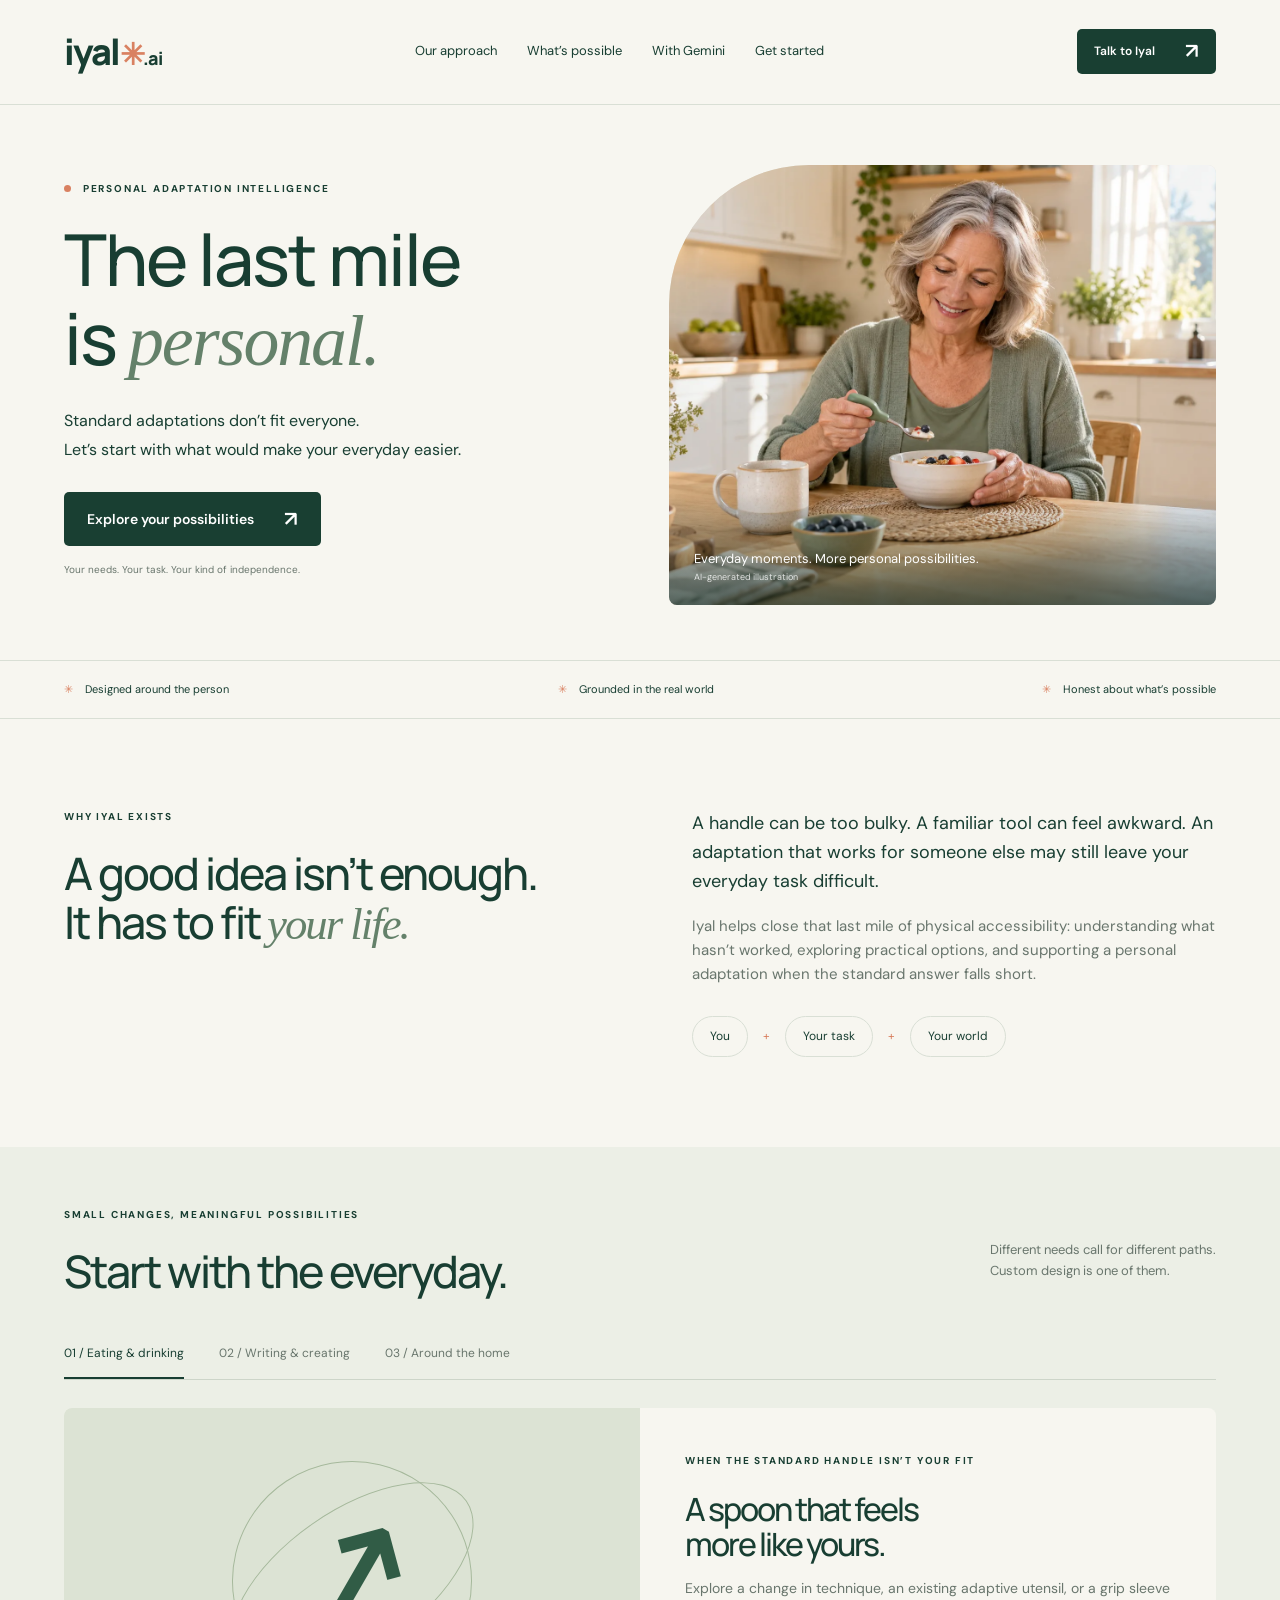
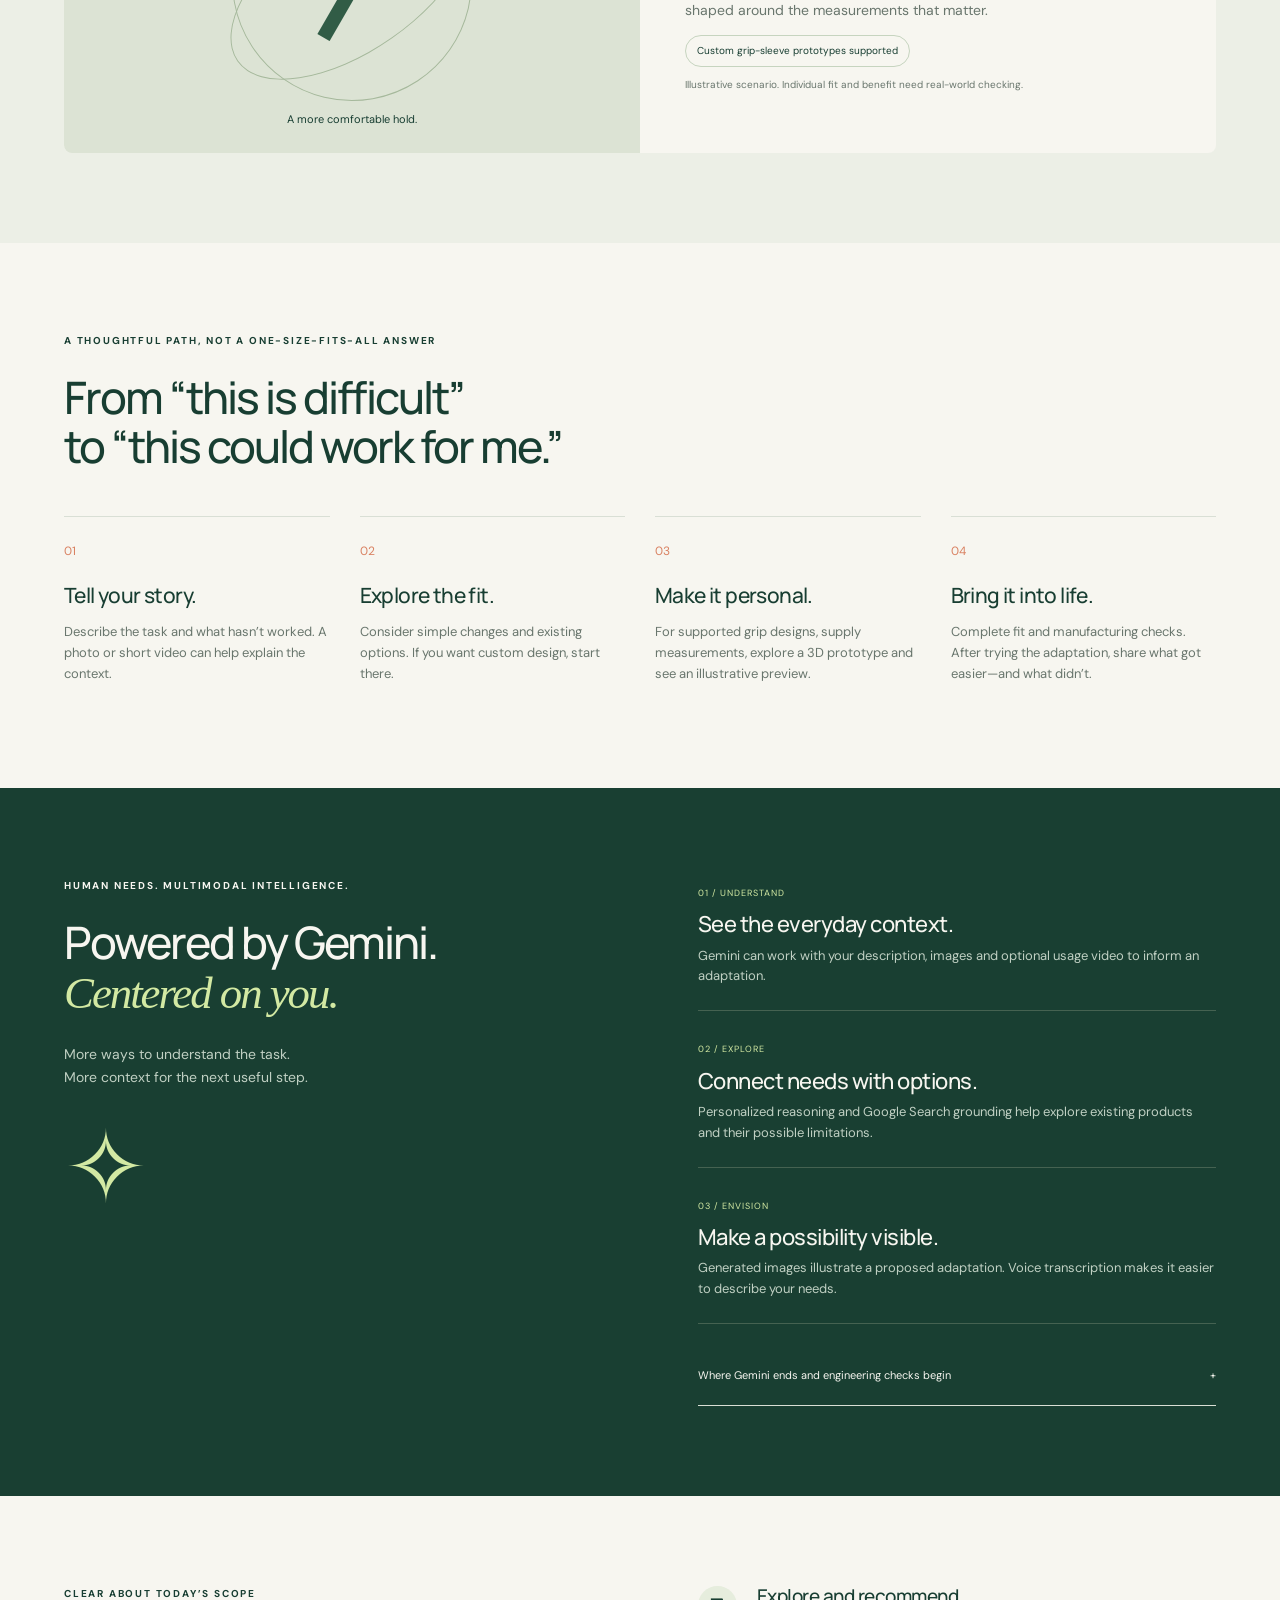
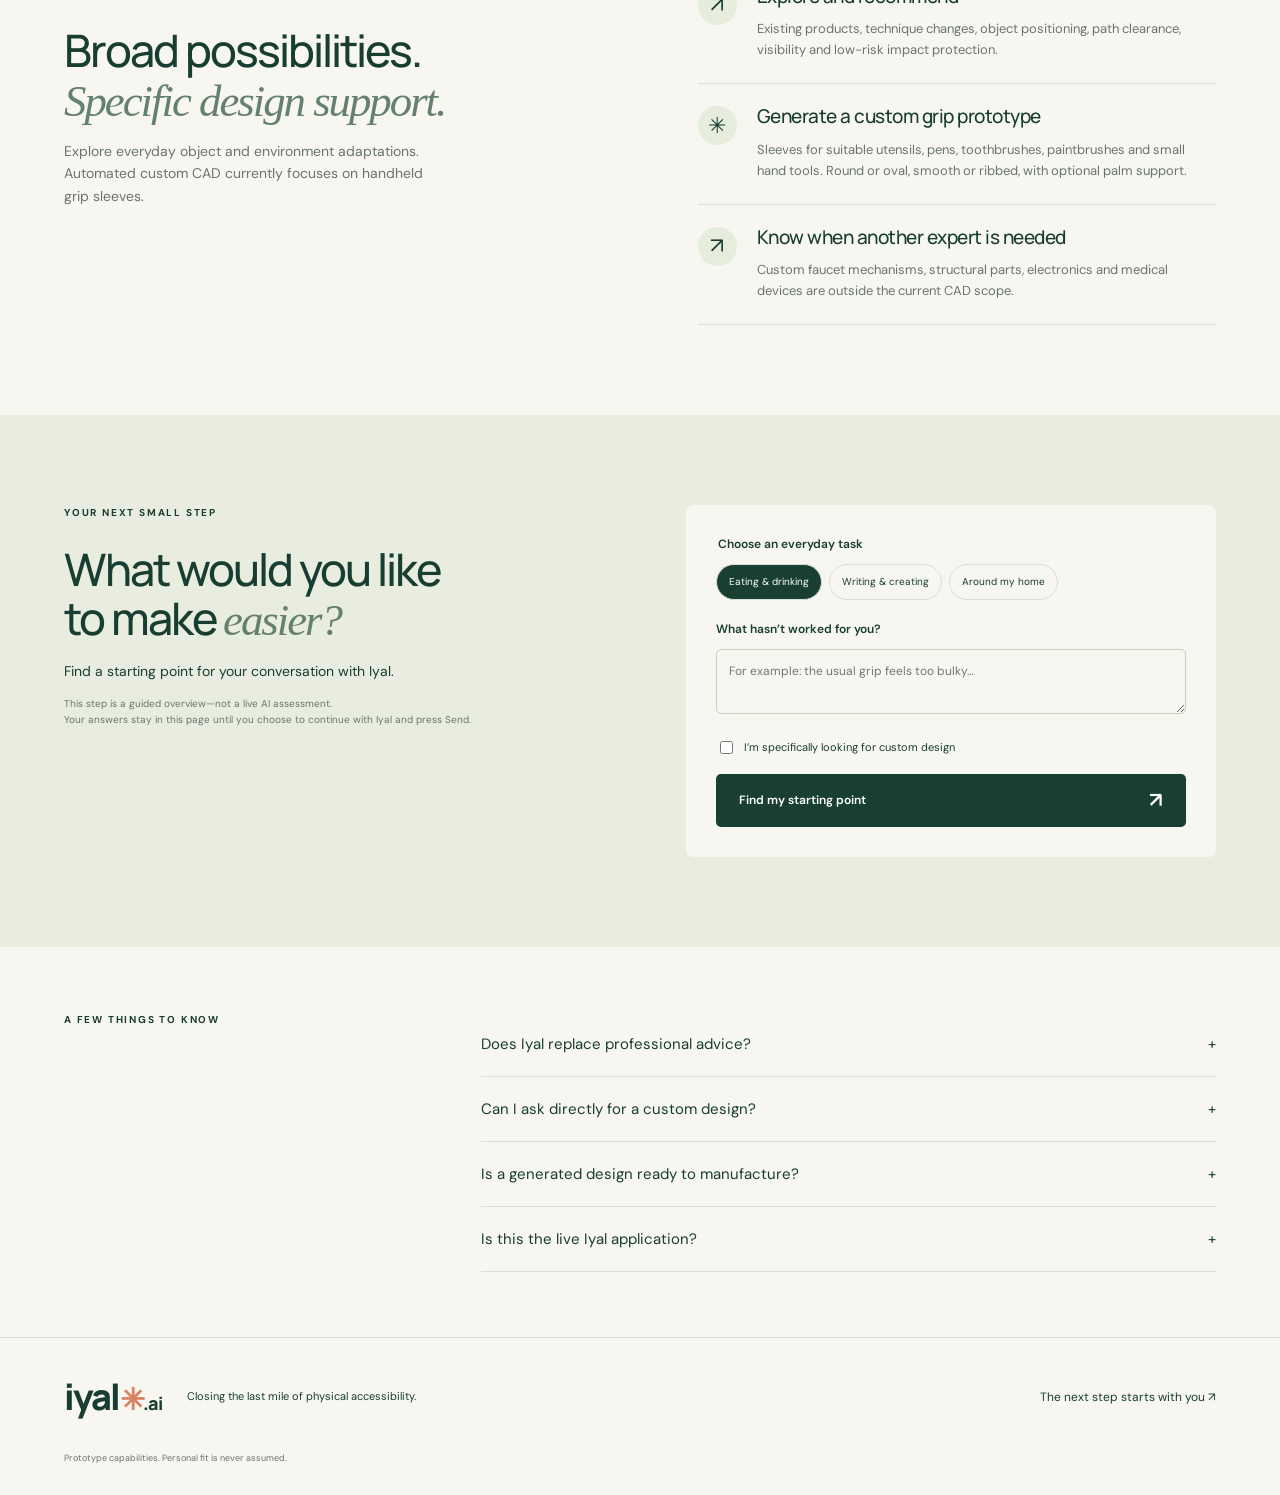
<file: site/index.html>
<!doctype html><html lang="en"><head><meta charset="UTF-8"><meta name="viewport" content="width=device-width,initial-scale=1"><meta name="description" content="Iyal.ai helps close the last mile of physical accessibility with adaptations shaped around the person, the task and everyday life."><title>Iyal.ai — The last mile is personal.</title><link rel="stylesheet" href="style.css"><script src="app.js" defer></script></head><body>
<header><a class="wordmark" href="#" aria-label="Iyal home">iyal<span>✳</span><small>.ai</small></a><nav aria-label="Main navigation"><a href="#approach">Our approach</a><a href="#possibilities">What’s possible</a><a href="#intelligence">With Gemini</a><a href="#start">Get started</a></nav><a class="button small" href="app/">Talk to Iyal <span>↗</span></a></header>
<main><section class="hero"><div class="hero-copy"><p class="eyebrow"><i></i> PERSONAL ADAPTATION INTELLIGENCE</p><h1>The last mile<br>is <em>personal.</em></h1><p class="lead">Standard adaptations don’t fit everyone.<br>Let’s start with what would make your everyday easier.</p><a class="button" href="#start">Explore your possibilities <span>↗</span></a><p class="micro">Your needs. Your task. Your kind of independence.</p></div><figure class="hero-photo" data-slideshow><img class="slide is-active" src="assets/everyday.webp" width="1536" height="1024" fetchpriority="high" alt="Illustrative image of a smiling woman enjoying breakfast using an adapted spoon"><img class="slide" src="assets/everyday-2.jpg" width="1376" height="768" style="object-position:66% center" loading="lazy" decoding="async" alt="Illustrative image of a woman eating porridge with a spoon fitted with a thick, easy-grip handle"><img class="slide" src="assets/everyday-3.jpg" width="1376" height="768" style="object-position:45% center" loading="lazy" decoding="async" alt="Illustrative image of a smiling woman at her kitchen table using a spoon with a wrapped, curved grip"><img class="slide" src="assets/everyday-4.jpg" width="1376" height="768" style="object-position:52% center" loading="lazy" decoding="async" alt="Illustrative image of a man enjoying vegetable soup with a spoon fitted with a contoured grip sleeve"><figcaption>Everyday moments. More personal possibilities.<small>AI-generated illustration</small></figcaption><div class="photo-note"><span>THE GOAL</span>More ease.<br>More you.</div></figure></section>
<div class="principle-bar"><span>Designed around the person</span><span>Grounded in the real world</span><span>Honest about what’s possible</span></div>
<section id="approach" class="approach section"><div><p class="eyebrow">WHY IYAL EXISTS</p><h2>A good idea isn’t enough.<br>It has to fit <em>your life.</em></h2></div><div class="approach-copy"><p>A handle can be too bulky. A familiar tool can feel awkward. An adaptation that works for someone else may still leave your everyday task difficult.</p><p>Iyal helps close that last mile of physical accessibility: understanding what hasn’t worked, exploring practical options, and supporting a personal adaptation when the standard answer falls short.</p><div class="equation"><span>You</span><b>+</b><span>Your task</span><b>+</b><span>Your world</span></div></div></section>
<section id="possibilities" class="possibilities section"><div class="section-top"><div><p class="eyebrow">SMALL CHANGES, MEANINGFUL POSSIBILITIES</p><h2>Start with the everyday.</h2></div><p>Different needs call for different paths.<br>Custom design is one of them.</p></div><div class="example-tabs" role="tablist" aria-label="Everyday examples"><button role="tab" aria-selected="true" aria-controls="example-panel" id="tab-eat" data-example="eat">01 / Eating & drinking</button><button role="tab" aria-selected="false" aria-controls="example-panel" id="tab-create" data-example="create" tabindex="-1">02 / Writing & creating</button><button role="tab" aria-selected="false" aria-controls="example-panel" id="tab-home" data-example="home" tabindex="-1">03 / Around the home</button></div><div id="example-panel" class="example-panel" role="tabpanel" aria-labelledby="tab-eat"><div class="example-visual" aria-hidden="true"><span id="example-symbol">↗</span><div class="orbit one"></div><div class="orbit two"></div><small id="example-visual-label">A more comfortable hold.</small></div><div class="example-copy"><p class="eyebrow" id="example-kicker">WHEN THE STANDARD HANDLE ISN’T YOUR FIT</p><h3 id="example-title">A spoon that feels<br>more like yours.</h3><p id="example-text">Explore a change in technique, an existing adaptive utensil, or a grip sleeve shaped around the measurements that matter.</p><span class="pill" id="example-scope">Custom grip-sleeve prototypes supported</span><p class="caption">Illustrative scenario. Individual fit and benefit need real-world checking.</p></div></div></section>
<section class="journey section"><p class="eyebrow">A THOUGHTFUL PATH, NOT A ONE-SIZE-FITS-ALL ANSWER</p><h2>From “this is difficult”<br>to “this could work for me.”</h2><div class="steps"><article><span>01</span><h3>Tell your story.</h3><p>Describe the task and what hasn’t worked. A photo or short video can help explain the context.</p></article><article><span>02</span><h3>Explore the fit.</h3><p>Consider simple changes and existing options. If you want custom design, start there.</p></article><article><span>03</span><h3>Make it personal.</h3><p>For supported grip designs, supply measurements, explore a 3D prototype and see an illustrative preview.</p></article><article><span>04</span><h3>Bring it into life.</h3><p>Complete fit and manufacturing checks. After trying the adaptation, share what got easier—and what didn’t.</p></article></div></section>
<section id="intelligence" class="intelligence section"><div class="intelligence-intro"><p class="eyebrow">HUMAN NEEDS. MULTIMODAL INTELLIGENCE.</p><h2>Powered by Gemini.<br><em>Centered on you.</em></h2><p>More ways to understand the task.<br>More context for the next useful step.</p><span class="spark" aria-hidden="true">✧</span></div><div class="capabilities"><article><span>01 / UNDERSTAND</span><h3>See the everyday context.</h3><p>Gemini can work with your description, images and optional usage video to inform an adaptation.</p></article><article><span>02 / EXPLORE</span><h3>Connect needs with options.</h3><p>Personalized reasoning and Google Search grounding help explore existing products and their possible limitations.</p></article><article><span>03 / ENVISION</span><h3>Make a possibility visible.</h3><p>Generated images illustrate a proposed adaptation. Voice transcription makes it easier to describe your needs.</p></article><details><summary>Where Gemini ends and engineering checks begin <span>+</span></summary><p>Physical dimensions come from calibrated computer vision or measurements you provide. Numeric checks and OpenSCAD generate the supported grip-sleeve model. A convincing image is never proof of physical fit.</p></details></div></section>
<section class="scope section"><div><p class="eyebrow">CLEAR ABOUT TODAY’S SCOPE</p><h2>Broad possibilities.<br><em>Specific design support.</em></h2><p>Explore everyday object and environment adaptations. Automated custom CAD currently focuses on handheld grip sleeves.</p></div><div class="scope-list"><article><span class="scope-icon">↗</span><div><h3>Explore and recommend</h3><p>Existing products, technique changes, object positioning, path clearance, visibility and low-risk impact protection.</p></div></article><article><span class="scope-icon">✳</span><div><h3>Generate a custom grip prototype</h3><p>Sleeves for suitable utensils, pens, toothbrushes, paintbrushes and small hand tools. Round or oval, smooth or ribbed, with optional palm support.</p></div></article><article><span class="scope-icon">↗</span><div><h3>Know when another expert is needed</h3><p>Custom faucet mechanisms, structural parts, electronics and medical devices are outside the current CAD scope.</p></div></article></div></section>
<section id="start" class="start section"><div><p class="eyebrow">YOUR NEXT SMALL STEP</p><h2>What would you like<br>to make <em>easier?</em></h2><p>Find a starting point for your conversation with Iyal.</p><p class="caption">This step is a guided overview—not a live AI assessment.<br>Your answers stay in this page until you choose to continue with Iyal and press Send.</p></div><form id="starter"><fieldset><legend>Choose an everyday task</legend><div class="choice-row"><label><input type="radio" name="task" value="Eating or drinking" checked><span>Eating & drinking</span></label><label><input type="radio" name="task" value="Writing or creating"><span>Writing & creating</span></label><label><input type="radio" name="task" value="Using my home"><span>Around my home</span></label></div></fieldset><label class="field-label" for="difficulty">What hasn’t worked for you?</label><textarea id="difficulty" rows="2" maxlength="400" placeholder="For example: the usual grip feels too bulky…"></textarea><label class="check"><input type="checkbox" id="custom"> I’m specifically looking for custom design</label><button class="button" type="submit">Find my starting point <span>↗</span></button><div id="starting-result" hidden aria-live="polite"><h3>Your conversation starter</h3><p id="starter-copy"></p><p id="starter-note"></p><a id="continue" class="button continue" href="app/">Continue with Iyal <span>↗</span></a><p class="caption">Opens the live Iyal conversation with your starter ready to review. Nothing is sent until you press Send.</p><button id="copy" type="button" class="copy">Copy my starter ↗</button><span id="copy-status" role="status"></span></div></form></section>
<section class="faq section"><p class="eyebrow">A FEW THINGS TO KNOW</p><div><details><summary>Does Iyal replace professional advice?<span>+</span></summary><p>No. Iyal is non-medical design assistance. It does not diagnose or treat conditions. Some adaptations need a qualified professional to review fit, setup or manufacturing before use.</p></details><details><summary>Can I ask directly for a custom design?<span>+</span></summary><p>Yes. You can explicitly request custom design rather than an existing-product comparison. Current automated CAD supports grip sleeves; measurements and engineering checks still apply.</p></details><details><summary>Is a generated design ready to manufacture?<span>+</span></summary><p>It is a prototype. Passing numeric design checks does not establish physical fit, comfort or manufacturing safety. Materials, dimensions and actual use need review and testing.</p></details><details><summary>Is this the live Iyal application?<span>+</span></summary><p>This page introduces Iyal and helps you prepare a conversation. The live application opens when you choose “Talk to Iyal” or “Continue with Iyal”. That is where you can share photos or video, record your voice, and generate supported grip-sleeve prototypes.</p></details></div></section>
</main><footer><a class="wordmark" href="#">iyal<span>✳</span><small>.ai</small></a><p>Closing the last mile of physical accessibility.</p><a href="app/">The next step starts with you ↗</a><small>Prototype capabilities. Personal fit is never assumed.</small></footer></body></html>
</file>
<file: site/style.css>
@import url('https://fonts.googleapis.com/css2?family=DM+Sans:wght@400;500;600;700&family=Manrope:wght@400;500;600;700;800&display=swap');
:root{--paper:#f7f6f0;--ink:#183e32;--muted:#69766d;--line:#d9dfd5;--green:#193f32;--lime:#d3e9a3;--coral:#d98161}*{box-sizing:border-box}html{scroll-behavior:smooth;scroll-padding-top:90px}body{margin:0;background:var(--paper);color:var(--ink);font-family:'DM Sans',sans-serif;line-height:1.6}a{color:inherit;text-decoration:none}button,input,textarea{font:inherit}button,a,input,textarea,summary{-webkit-tap-highlight-color:transparent}a:focus-visible,button:focus-visible,input:focus-visible,textarea:focus-visible,summary:focus-visible{outline:3px solid var(--coral);outline-offset:5px}header{max-width:1440px;margin:auto;padding:23px 5%;display:flex;align-items:center;justify-content:space-between;border-bottom:1px solid var(--line);gap:24px}.wordmark{font-family:Manrope,sans-serif;font-size:36px;letter-spacing:-2px;font-weight:800;white-space:nowrap}.wordmark span{color:var(--coral);font-size:30px;margin-left:1px}.wordmark small{font-size:18px;letter-spacing:-1px}nav{display:flex;gap:30px;font-size:13px}nav a:hover{color:var(--coral)}.button{display:inline-flex;align-items:center;justify-content:space-between;gap:30px;background:var(--green);color:white;border:0;border-radius:5px;padding:16px 23px;cursor:pointer;font-size:14px;font-weight:600}.button span{font-size:21px;line-height:1}.button:hover{background:#2e5946}.button.small{font-size:12px;padding:12px 17px}main{max-width:1440px;margin:auto}.hero{display:grid;grid-template-columns:1fr 1fr;gap:5%;padding:60px 5% 55px;align-items:center}.eyebrow{font-size:10px;letter-spacing:1.8px;font-weight:700;margin:0 0 23px}.eyebrow i{display:inline-block;width:7px;height:7px;background:var(--coral);border-radius:50%;margin-right:8px}h1,h2,h3{font-family:Manrope,sans-serif;font-weight:500;line-height:1.1;margin:0;letter-spacing:-2px}h1{font-size:clamp(49px,5.6vw,82px)}em{font-family:Georgia,serif;font-weight:400}h1 em,h2 em{color:#64816a}.lead{font-size:16px;line-height:1.8;margin:27px 0}.micro{font-size:10px;color:var(--muted);margin-top:16px}.hero-photo{position:relative;margin:0;background:#e8e7da;border-radius:140px 8px 8px 8px;padding-bottom:0;overflow:hidden;align-self:stretch;min-height:440px}.hero-photo img{height:100%;width:100%;object-fit:cover;object-position:52% center;display:block}.hero-photo img.slide{position:absolute;inset:0;opacity:0;transition:opacity 1.2s ease}.hero-photo img.slide.is-active{opacity:1}.hero-photo figcaption,.photo-note{z-index:1}.hero-photo figcaption{position:absolute;bottom:0;left:0;right:0;padding:55px 25px 20px;background:linear-gradient(transparent,#122b25b5);color:white;font-size:13px}.hero-photo figcaption small{display:block;font-size:9px;opacity:.8}.photo-note{position:absolute;right:16px;top:22px;background:var(--lime);padding:17px 21px;border-radius:4px;transform:rotate(4deg);font-family:Georgia,serif;font-size:23px;line-height:1.1}.photo-note span{display:block;font-family:'DM Sans',sans-serif;font-size:8px;letter-spacing:1px;margin-bottom:8px}.principle-bar{display:flex;justify-content:space-between;padding:20px 5%;border-top:1px solid var(--line);border-bottom:1px solid var(--line);font-size:11px}.principle-bar span:before{content:'✳';margin-right:12px;color:var(--coral)}.section{padding:90px 5%;scroll-margin-top:10px}h2{font-size:clamp(32px,3.5vw,48px)}.approach{display:grid;grid-template-columns:1fr 1fr;gap:9%}.approach-copy{font-size:15px;color:var(--muted)}.approach-copy>p:first-child{margin-top:0;color:var(--ink);font-size:18px}.equation{display:flex;align-items:center;gap:15px;margin-top:30px;font-size:12px;color:var(--ink)}.equation span{padding:10px 17px;border:1px solid var(--line);border-radius:50px}.equation b{font-weight:400;color:var(--coral)}.possibilities{padding-top:60px;background:#ecefe6}.section-top{display:flex;align-items:end;justify-content:space-between;gap:30px}.section-top>p{font-size:13px;color:var(--muted)}.example-tabs{display:flex;border-bottom:1px solid #cdd5c9;margin:35px 0 28px;gap:35px}.example-tabs button{background:none;border:0;border-bottom:2px solid transparent;padding:14px 0;color:var(--muted);font-size:12px;cursor:pointer}.example-tabs button[aria-selected=true]{color:var(--ink);border-color:var(--ink)}.example-panel{display:grid;grid-template-columns:1fr 1fr;background:var(--paper);border-radius:8px;overflow:hidden;min-height:345px}.example-visual{position:relative;display:grid;place-items:center;overflow:hidden;background:#dce3d4;min-height:290px}.example-visual>span{font-family:Georgia,serif;font-size:170px;font-weight:400;transform:rotate(-15deg);z-index:1;color:#315c46}.example-visual>small{position:absolute;bottom:25px;font-size:11px}.orbit{position:absolute;width:280px;height:140px;border:1px solid #a6b99c;border-radius:50%;transform:rotate(-35deg)}.orbit.two{transform:rotate(35deg);width:240px;height:240px}.example-copy{padding:45px}.example-copy h3{font-size:32px}.example-copy>p:not(.eyebrow){font-size:14px;color:var(--muted)}.pill{display:inline-block;font-size:10px;border:1px solid #c6d4bf;padding:7px 11px;border-radius:25px}.caption{font-size:10px!important;color:var(--muted);line-height:1.6}.steps{display:grid;grid-template-columns:repeat(4,1fr);gap:30px;margin-top:45px}.steps article{border-top:1px solid var(--line);padding-top:20px}.steps article>span{color:var(--coral);font-size:12px}.steps h3{font-size:21px;letter-spacing:-.6px;margin:22px 0 15px}.steps p{font-size:13px;color:var(--muted)}.intelligence{background:var(--green);color:var(--paper);display:grid;grid-template-columns:1fr 1fr;gap:10%}.intelligence em{color:var(--lime)}.intelligence-intro>p:not(.eyebrow){color:#c0d0c3;font-size:14px;margin-top:25px}.spark{display:block;font-size:100px;line-height:1;color:var(--lime);margin-top:30px}.capabilities article{border-bottom:1px solid #456251;padding:0 0 23px;margin:0 0 23px}.capabilities article>span{font-size:9px;letter-spacing:1px;color:var(--lime)}.capabilities h3{font-size:22px;letter-spacing:-.5px;margin:9px 0}.capabilities p{font-size:13px;color:#c0d0c3;margin:0}.capabilities summary{font-size:11px}.capabilities details p{margin-top:15px}.scope{display:grid;grid-template-columns:1fr 1fr;gap:10%}.scope>div>p:not(.eyebrow){font-size:14px;color:var(--muted);max-width:370px}.scope-list article{display:flex;gap:20px;padding:22px 0;border-bottom:1px solid var(--line)}.scope-list article:first-child{padding-top:0}.scope-icon{background:#e6eddd;height:39px;min-width:39px;display:grid;place-items:center;border-radius:50%;font-size:22px}.scope-list h3{font-size:19px;letter-spacing:-.5px}.scope-list p{font-size:13px;color:var(--muted);margin-bottom:0}.start{display:grid;grid-template-columns:1fr 1fr;gap:8%;background:#e9eddf}.start>div>p:not(.eyebrow){font-size:14px}.start form{background:var(--paper);padding:30px;border-radius:7px}fieldset{border:0;padding:0;margin:0 0 20px}legend,.field-label{font-size:12px;font-weight:600;margin-bottom:10px;display:block}.choice-row{display:flex;flex-wrap:wrap;gap:7px}.choice-row label{cursor:pointer}.choice-row input{position:absolute;opacity:0}.choice-row span{display:block;font-size:10px;padding:9px 12px;border:1px solid var(--line);border-radius:40px}.choice-row input:checked+span{background:var(--green);color:white}.choice-row input:focus-visible+span{outline:3px solid var(--coral)}textarea{width:100%;padding:12px;border:1px solid #c5d0c0;border-radius:5px;background:transparent;resize:vertical;color:var(--ink);font-size:12px}.check{display:flex;align-items:center;gap:8px;font-size:11px;margin:17px 0}.check input{accent-color:var(--green)}form>.button{width:100%;font-size:12px}#starting-result{border-top:1px solid var(--line);margin-top:20px;padding-top:20px}#starting-result h3{font-size:20px;letter-spacing:-.5px}#starting-result p{font-size:12px}#starter-note{color:var(--muted)}.copy{background:none;border:0;padding:0;color:var(--green);text-decoration:underline;cursor:pointer;font-size:12px}#copy-status{font-size:11px;margin-left:10px}.faq{display:grid;grid-template-columns:1fr 2fr;gap:50px;padding-top:65px;padding-bottom:65px}details{border-bottom:1px solid var(--line);padding:20px 0}summary{cursor:pointer;list-style:none;display:flex;justify-content:space-between;gap:20px;font-size:15px}summary::-webkit-details-marker{display:none}details[open] summary>span{transform:rotate(45deg)}details p{font-size:13px;color:var(--muted)}footer{max-width:1440px;padding:30px 5%;margin:auto;display:flex;gap:25px;align-items:center;border-top:1px solid var(--line);flex-wrap:wrap}footer p{font-size:11px;margin-right:auto}footer>a:not(.wordmark){font-size:12px}footer>small{width:100%;font-size:9px;color:var(--muted)}@media(min-width:1450px){body{border-left:1px solid var(--line);border-right:1px solid var(--line);max-width:1440px;margin:auto}}@media(max-width:850px){header nav{display:none}.hero{gap:25px}.hero-photo{min-height:380px;border-top-left-radius:90px}h1{font-size:52px}.section{padding:65px 5%}.steps{grid-template-columns:1fr 1fr}.section-top{align-items:start;flex-direction:column;gap:10px}.section-top>p{margin:0}.example-copy{padding:28px}.example-tabs{gap:20px}.approach,.scope{gap:30px}.intelligence{gap:40px}.start{gap:30px}.start form{padding:22px}}@media(max-width:600px){header{padding:15px 5%;gap:10px}.wordmark{font-size:30px}header>.button{font-size:10px;padding:10px;gap:10px}.hero{grid-template-columns:1fr;padding-top:35px}.hero-copy{padding-bottom:5px}.hero-photo{min-height:0;height:330px;border-top-left-radius:80px}.hero-photo img{object-position:center 45%}.photo-note{font-size:19px}.eyebrow{font-size:8px;letter-spacing:1.3px;margin-bottom:18px}h1{font-size:58px}.lead{font-size:14px;margin:22px 0}.principle-bar{gap:15px;font-size:9px;align-items:start}.principle-bar span:before{display:block;margin:0 0 5px}.approach,.scope,.intelligence,.start,.faq{grid-template-columns:1fr;gap:28px}.section{padding:52px 6%}.approach-copy>p:first-child{font-size:16px}.example-tabs{gap:10px;justify-content:space-between}.example-tabs button{font-size:9px;text-align:left}.example-panel{grid-template-columns:1fr}.example-visual{min-height:200px}.example-visual>span{font-size:120px}.example-visual>small{bottom:12px}.orbit{width:200px;height:100px}.orbit.two{width:180px;height:180px}.example-copy{padding:28px}.example-copy h3{font-size:29px}.steps{gap:22px}.steps h3{font-size:19px}.spark{display:none}.intelligence-intro>p:not(.eyebrow){margin-bottom:0}.scope-list article:first-child{padding-top:10px}.faq{gap:0}.faq summary{font-size:13px}footer{gap:15px}footer p{max-width:200px}footer>a:not(.wordmark){width:100%}}@media(prefers-reduced-motion:reduce){html{scroll-behavior:auto}}

/* Keep the person's face unobstructed at every screen width. */
.photo-note{display:none}

.continue{margin-top:6px}.continue+.caption{margin:8px 0 14px}
</file>
